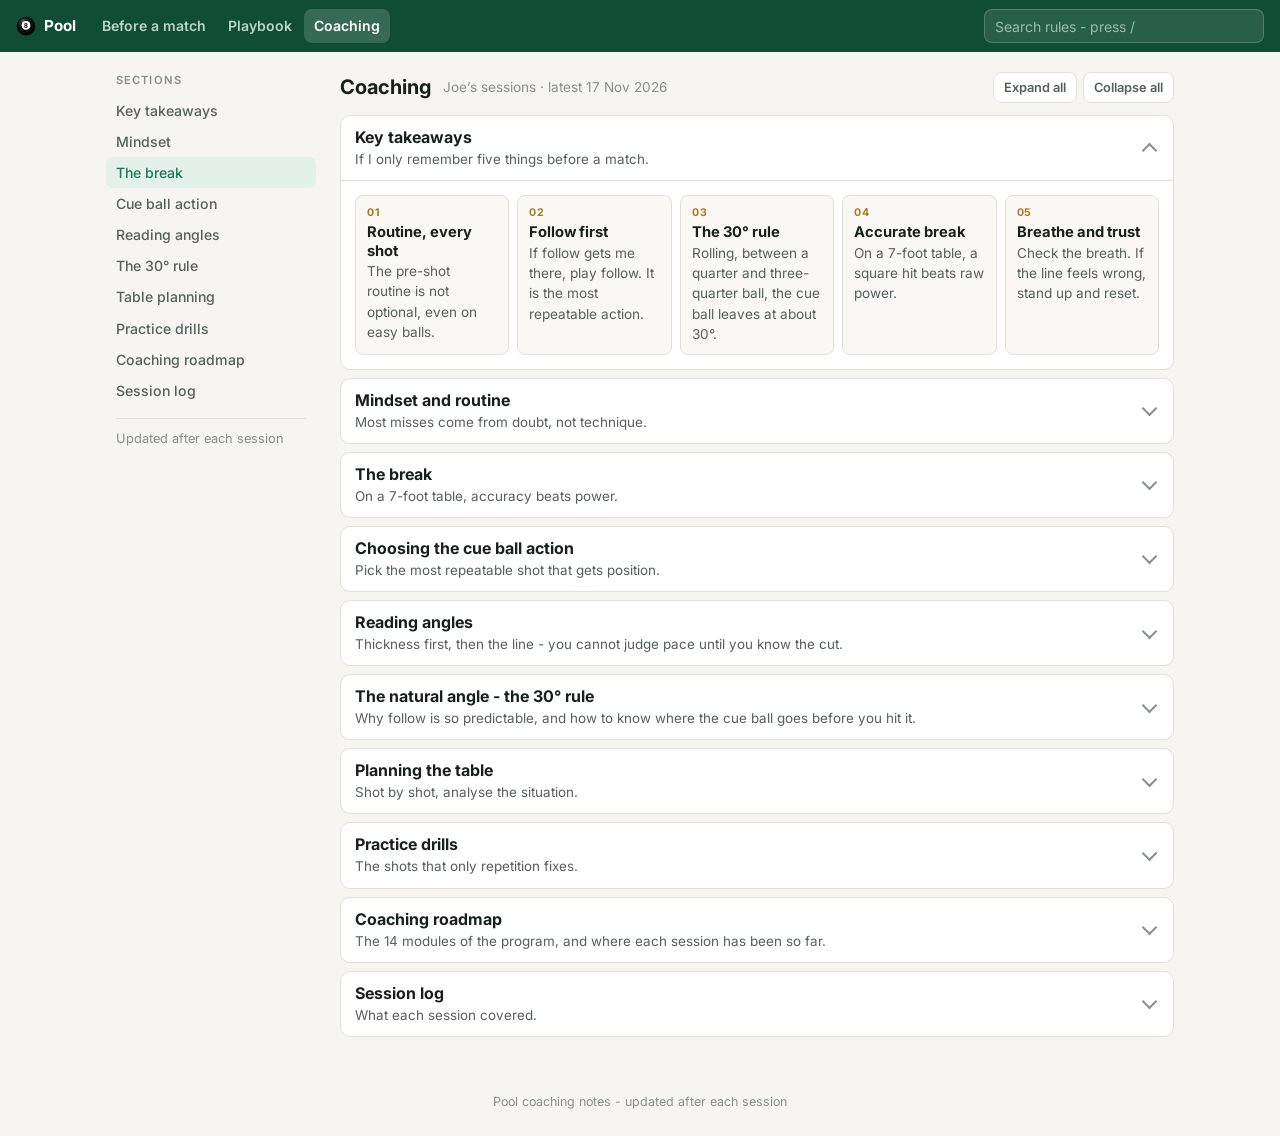
<file: index.html>
<!doctype html>
<html lang="en-AU">
<head>
<meta charset="utf-8">
<meta name="viewport" content="width=device-width, initial-scale=1">
<title>Pool Coaching Notes</title>
<meta name="description" content="Rules, tips and principles from my pool coaching sessions.">
<link rel="icon" type="image/svg+xml" href="favicon.svg">
<link rel="preconnect" href="https://fonts.googleapis.com">
<link rel="preconnect" href="https://fonts.gstatic.com" crossorigin>
<link href="https://fonts.googleapis.com/css2?family=Inter:wght@400;500;600;700;800&display=swap" rel="stylesheet">
<link rel="stylesheet" href="site.css?v=3">
</head>
<body data-page="coaching">

<header class="topbar"></header>

<div class="layout">
  <nav class="toc" aria-label="Sections">
    <div class="label">Sections</div>
    <ol>
      <li><a href="#takeaways">Key takeaways</a></li>
      <li><a href="#mindset">Mindset</a></li>
      <li><a href="#break">The break</a></li>
      <li><a href="#action">Cue ball action</a></li>
      <li><a href="#angles">Reading angles</a></li>
      <li><a href="#natural">The 30&deg; rule</a></li>
      <li><a href="#planning">Table planning</a></li>
      <li><a href="#drills">Practice drills</a></li>
      <li><a href="#roadmap">Coaching roadmap</a></li>
      <li><a href="#sessions">Session log</a></li>
    </ol>
    <div class="aside">Updated after each session</div>
  </nav>

  <main class="content">
    <div class="pagehead"><h1>Coaching</h1><span class="meta">Joe&rsquo;s sessions &middot; latest 17 Nov 2026</span><span class="tools"><button class="tool" type="button" data-expand="all">Expand all</button><button class="tool" type="button" data-expand="none">Collapse all</button></span></div>

    <details class="sec" id="takeaways" open>
      <summary><h2>Key takeaways</h2><span class="sum">If I only remember five things before a match.</span></summary>
      <div class="sec-body">
      <div class="takeaways">
        <div class="takeaway"><div class="k">01</div><h3>Routine, every shot</h3><p>The pre-shot routine is not optional, even on easy balls.</p></div>
        <div class="takeaway"><div class="k">02</div><h3>Follow first</h3><p>If follow gets me there, play follow. It is the most repeatable action.</p></div>
        <div class="takeaway"><div class="k">03</div><h3>The 30&deg; rule</h3><p>Rolling, between a quarter and three-quarter ball, the cue ball leaves at about 30&deg;.</p></div>
        <div class="takeaway"><div class="k">04</div><h3>Accurate break</h3><p>On a 7-foot table, a square hit beats raw power.</p></div>
        <div class="takeaway"><div class="k">05</div><h3>Breathe and trust</h3><p>Check the breath. If the line feels wrong, stand up and reset.</p></div>
      </div>
      </div>
    </details>

    <details class="sec" id="mindset">
      <summary><h2>Mindset and routine</h2><span class="sum">Most misses come from doubt, not technique.</span></summary>
      <div class="sec-body">
      <div class="split">
        <div class="panel do"><div class="label">In practice</div><p>Tune the stroke. Work on the elbow, the stance and the bridge. Try the theoretically better way.</p></div>
        <div class="panel dont"><div class="label">In a match</div><p>Run the program. Do what feels comfortable on the day - forcing changes means playing badly and getting frustrated.</p></div>
      </div>
      <div class="principles">
        <div class="principle"><div><h3>Comfort shifts as you practise</h3><p>What feels natural now is not what felt natural two weeks or three months ago. Let it evolve - it is meant to.</p></div></div>
        <div class="principle"><div><h3>Pre-shot routine on every shot</h3><p>Mental and physical preparation, every time. It is the first thing to slip, so guard it.</p></div></div>
        <div class="principle"><div><h3>It is certainty, not mechanics</h3><p>When confident, the stroke happens naturally. After a bad run, doubt makes me misread angles I would normally see.</p></div></div>
        <div class="principle"><div><h3>Trust the line</h3><p>Adjusting the aim once down on the shot is a trust problem. If it feels wrong, stand up and get down again.</p></div></div>
        <div class="principle"><div><h3>Check the breath</h3><p>Slowing the breath before the shot changed everything.</p></div></div>
        <div class="principle"><div><h3>Stepping in mindfully works <span class="new-chip">17 Nov</span></h3><p>Taking my time, looking around the table and breathing before I step in. At the tournament I missed less overall.</p></div></div>
        <div class="principle"><div><h3>The order for a positional shot <span class="new-chip">17 Nov</span></h3><p>Set up your point, find the line, think about tip position, then take it down: tip position, line, strength, and send the cue ball towards it.</p></div></div>
      </div>
      <blockquote class="quote">When you're practising, you're tuning. When you're playing, you just run the program.<cite>From the 30 Oct session</cite></blockquote>
      </div>
    </details>

    <details class="sec" id="break">
      <summary><h2>The break</h2><span class="sum">On a 7-foot table, accuracy beats power.</span></summary>
      <div class="sec-body">
      <div class="principles">
        <div class="principle"><div><h3>Accuracy over power</h3><p>A 9-foot table needs power; a 7-foot table does not. An accurate break is usually already very good.</p></div></div>
        <div class="principle"><div><h3>Hit the cue ball square</h3><p>My breaks were drifting off to the right. The later ones were much more square.</p></div></div>
        <div class="principle"><div><h3>Not too low</h3><p>If the cue ball draws back off the rack, the strike was below centre.</p></div></div>
        <div class="principle"><div><h3>Find your own power source</h3><p>Some players use the wrist - it works if it is yours. An open bridge on the break is fine. Line up carefully, then focus on the action, not changes.</p></div></div>
        <div class="principle"><div><h3>Straight-stroke check</h3><p>After the follow-through, notice which part of the hand touches the table. Landing on the same spot each time means the stroke stayed straight.</p></div></div>
        <div class="principle"><div><h3>Progress: definitely better <span class="new-chip">17 Nov</span></h3><p>A good break, with a pop, a ball down and the white in the centre, about half the time. Joe: &ldquo;at least fifty percent.&rdquo; My full break routine is on <a href="playbook.html#break">Playbook</a>.</p></div></div>
      </div>
      </div>
    </details>

    <details class="sec" id="action">
      <summary><h2>Choosing the cue ball action</h2><span class="sum">Pick the most repeatable shot that gets position.</span></summary>
      <div class="sec-body">
      <div class="ladder">
        <div class="rung first"><div class="rank">1st choice</div><b>Follow</b><span>Most repeatable</span><div class="bar"><i style="width:100%"></i></div></div>
        <div class="rung"><div class="rank">2nd</div><b>Stun</b><span>Easier than draw</span><div class="bar"><i style="width:66%"></i></div></div>
        <div class="rung"><div class="rank">3rd</div><b>Draw</b><span>Hardest to control</span><div class="bar"><i style="width:33%"></i></div></div>
      </div>
      <div class="principles">
        <div class="principle"><div><h3>Avoid in-between shots</h3><p>A half stop, half follow is hard to repeat on the same line. Commit to one action.</p></div></div>
        <div class="principle"><div><h3>Choose for your own strengths</h3><p>Good at draw: a smooth one-rail draw. Not: follow with a little side and play the short side. It looks odd but it is a sound shot.</p></div></div>
        <div class="principle"><div><h3>Side as insurance</h3><p>A touch of side - for example draw with a bit of right - still gets position if the main action comes up short.</p></div></div>
        <div class="principle"><div><h3>The soft stop</h3><p>Tip a bit lower and hit softer, so the cue ball still slides. It is pace plus feel, and only repetition teaches it.</p></div></div>
        <div class="principle"><div><h3>Topspin adds speed</h3><p>A rolling cue ball keeps accelerating after contact, so follow needs less cue speed than you think.</p></div></div>
        <div class="principle"><div><h3>When stun will not get there <span class="new-chip">17 Nov</span></h3><p>Stun has been my default for years. On some shots it cannot get position. Pick follow, with the tip one below maximum rather than full, instead of forcing the stun.</p></div></div>
        <div class="principle"><div><h3>Check the follow path for a scratch <span class="new-chip">17 Nov</span></h3><p>On a follow shot, trace the cue ball to the rail. On 17 Nov it ran very close to the corner pocket.</p></div></div>
        <div class="principle"><div><h3>Draw comes from the tip, not power <span class="new-chip">17 Nov</span></h3><p>Wanted the same draw with less power? Hit lower and on the right spot. Longer distances need both.</p></div></div>
      </div>
      <blockquote class="quote">If I can get on the shot with follow, I follow. Every time.<cite>From the 30 Oct session</cite></blockquote>
      </div>
    </details>

    <details class="sec" id="angles">
      <summary><h2>Reading angles</h2><span class="sum">Thickness first, then the line - you cannot judge pace until you know the cut.</span></summary>
      <div class="sec-body">
      <div class="angles">
        <div class="angle">
          <svg viewBox="0 0 120 60"><circle class="ob" cx="60" cy="30" r="22"/><circle class="cb" cx="60" cy="30" r="22"/></svg>
          <b>Full ball</b><span>Cut 0&deg; &middot; follow 0&deg;</span>
        </div>
        <div class="angle">
          <svg viewBox="0 0 120 60"><circle class="ob" cx="60" cy="30" r="22"/><circle class="cb" cx="49" cy="30" r="22"/></svg>
          <b>Three-quarter</b><span>Cut 15&deg; &middot; follow ~28&deg;</span>
        </div>
        <div class="angle">
          <svg viewBox="0 0 120 60"><circle class="ob" cx="60" cy="30" r="22"/><circle class="cb" cx="38" cy="30" r="22"/></svg>
          <b>Half ball</b><span>Cut 30&deg; &middot; follow ~34&deg;</span>
        </div>
        <div class="angle">
          <svg viewBox="0 0 120 60"><circle class="ob" cx="70" cy="30" r="22"/><circle class="cb" cx="37" cy="30" r="22"/></svg>
          <b>Quarter ball</b><span>Cut 49&deg; &middot; follow ~27&deg;</span>
        </div>
      </div>
      <p class="note">Gold is the object ball; the dashed ring is where the cue ball overlaps it when you aim. &ldquo;Cut&rdquo; is where the object ball goes; &ldquo;follow&rdquo; is where a rolling cue ball goes - see <a href="#natural">the 30&deg; rule</a>.</p>
      <div class="principles">
        <div class="principle"><div><h3>Use the tangent line</h3><p>A stun shot sends the cue ball off at 90&deg; to the object ball's path. A rolling ball follows the natural angle forward from there.</p></div></div>
        <div class="principle"><div><h3>Near-straight shots need more pace</h3><p>A 5&deg; cut is almost straight, so the cue ball barely moves. Cheat the pocket slightly or hit firmer than feels natural.</p></div></div>
        <div class="principle"><div><h3>Close to the pocket, pot precisely</h3><p>Entering on the left or right side of the pocket can change the cue ball's path by around 10&deg;. Pick the side, then hit it.</p></div></div>
        <div class="principle"><div><h3>Thin cuts are a different shot <span class="new-chip">17 Nov</span></h3><p>A quarter-to-a-third-ball cut is very different from three-quarter, even when it looks similar. Being closer does not make it the same shot. Identify the angle properly, especially on your last ball and at distance.</p></div></div>
        <div class="principle"><div><h3>Know, do not guess</h3><p>Learn what the rails and side actually do. Players who guess are unreliable; players who know what the cue ball will do clear frames consistently.</p></div></div>
      </div>
      <blockquote class="quote">When you know exactly what's going to happen, that's when you start winning frames consistently.<cite>From the 30 Oct session</cite></blockquote>
      </div>
    </details>

    <details class="sec" id="natural">
      <summary><h2>The natural angle - the 30&deg; rule</h2><span class="sum">Why follow is so predictable, and how to know where the cue ball goes before you hit it.</span></summary>
      <div class="sec-body">

      <p class="prose">Joe calls it the <strong>natural angle</strong> or the <strong>natural line</strong> - &ldquo;follow where you predict the cue ball is going.&rdquo; Its textbook name is the <strong>30&deg; rule</strong>. Its partner for stun shots is the <strong>90&deg; rule</strong>, or the tangent line.</p>

      <div class="rule-card">
        <div class="rule-num">30&deg;</div>
        <div>
          <h3>The rule</h3>
          <p>When the cue ball is <strong>rolling</strong> at contact and you hit anywhere between a <strong>quarter ball and a three-quarter ball</strong>, the cue ball leaves the object ball at roughly <strong>30&deg; from the line you aimed along</strong> - somewhere between about 27&deg; and 34&deg;.</p>
        </div>
      </div>

      <h3 class="sub">One rule covers most shots</h3>
      <p class="prose">Most cuts in a match fall between a quarter and three-quarter ball. Across that whole range the cue ball's angle barely changes, so a small error in thickness still sends the cue ball almost exactly where you planned. That is the &ldquo;wide margin of error&rdquo;, and it is the real reason follow is the first choice.</p>

      <figure class="chart">
        <svg viewBox="0 0 500 290" role="img" aria-label="Cue ball deflection angle for a rolling cue ball against ball-hit fraction: it stays near 30 degrees between a quarter and three-quarter ball, peaking at about 34 degrees near a half-ball hit.">
          <rect class="band" x="160" y="20" width="200" height="200"/>
          <g class="grid">
            <line x1="60" y1="170" x2="460" y2="170"/><line x1="60" y1="120" x2="460" y2="120"/><line x1="60" y1="20" x2="460" y2="20"/>
            <line class="thirty" x1="60" y1="70" x2="460" y2="70"/>
          </g>
          <g class="axis">
            <line x1="60" y1="220" x2="460" y2="220"/><line x1="60" y1="20" x2="60" y2="220"/>
          </g>
          <g class="ticks">
            <text x="50" y="224">0&deg;</text><text x="50" y="174">10&deg;</text><text x="50" y="124">20&deg;</text><text x="50" y="74" class="strong">30&deg;</text><text x="50" y="24">40&deg;</text>
          </g>
          <g class="xticks">
            <text x="60" y="242">thin</text><text x="160" y="242">&frac14;</text><text x="260" y="242" class="strong">&frac12;</text><text x="360" y="242">&frac34;</text><text x="460" y="242">full</text>
          </g>
          <text class="axis-title" x="260" y="270">Ball-hit fraction</text>
          <text class="band-label" x="260" y="196">wide margin of error</text>
          <path class="curve" d="M60.0 220.0 L64.0 191.1 L68.0 179.2 L72.0 170.1 L76.0 162.5 L80.0 155.9 L84.0 149.9 L88.0 144.4 L92.0 139.3 L96.0 134.6 L100.0 130.2 L104.0 126.0 L108.0 122.0 L112.0 118.3 L116.0 114.7 L120.0 111.3 L124.0 108.0 L128.0 104.8 L132.0 101.8 L136.0 98.9 L140.0 96.1 L144.0 93.4 L148.0 90.9 L152.0 88.4 L156.0 86.0 L160.0 83.7 L164.0 81.4 L168.0 79.3 L172.0 77.3 L176.0 75.3 L180.0 73.4 L184.0 71.6 L188.0 69.8 L192.0 68.2 L196.0 66.6 L200.0 65.1 L204.0 63.6 L208.0 62.3 L212.0 61.0 L216.0 59.8 L220.0 58.6 L224.0 57.6 L228.0 56.6 L232.0 55.7 L236.0 54.8 L240.0 54.1 L244.0 53.4 L248.0 52.9 L252.0 52.4 L256.0 52.0 L260.0 51.6 L264.0 51.4 L268.0 51.3 L272.0 51.3 L276.0 51.3 L280.0 51.5 L284.0 51.8 L288.0 52.1 L292.0 52.6 L296.0 53.2 L300.0 53.9 L304.0 54.8 L308.0 55.8 L312.0 56.9 L316.0 58.1 L320.0 59.5 L324.0 61.0 L328.0 62.6 L332.0 64.5 L336.0 66.4 L340.0 68.6 L344.0 70.9 L348.0 73.3 L352.0 76.0 L356.0 78.8 L360.0 81.9 L364.0 85.1 L368.0 88.5 L372.0 92.1 L376.0 95.9 L380.0 100.0 L384.0 104.2 L388.0 108.7 L392.0 113.3 L396.0 118.2 L400.0 123.3 L404.0 128.6 L408.0 134.1 L412.0 139.8 L416.0 145.7 L420.0 151.8 L424.0 158.1 L428.0 164.5 L432.0 171.1 L436.0 177.8 L440.0 184.6 L444.0 191.6 L448.0 198.6 L452.0 205.7 L456.0 212.8 L460.0 220.0"/>
          <g class="pts">
            <circle cx="160" cy="83.7" r="5"/><circle cx="260" cy="51.6" r="5"/><circle cx="360" cy="81.9" r="5"/>
          </g>
          <g class="pt-labels">
            <text x="160" y="72">27&deg;</text><text x="260" y="40">34&deg;</text><text x="360" y="70">28&deg;</text>
          </g>
          <text class="y-title" transform="translate(16 120) rotate(-90)">Cue ball angle off the aim line</text>
        </svg>
        <figcaption>Rolling cue ball. The curve is the standard physics result, and it matches what Joe calls on the table.</figcaption>
      </figure>

      <div class="table-wrap">
        <table class="data">
          <thead><tr><th>Ball-hit fraction</th><th>Cut angle (object ball)</th><th>Cue ball with follow</th><th>Joe's call</th></tr></thead>
          <tbody>
            <tr><td>Quarter ball</td><td>49&deg;</td><td>27&deg;</td><td></td></tr>
            <tr><td>One-third ball</td><td>42&deg;</td><td>30&deg;</td><td></td></tr>
            <tr class="hl"><td>Half ball</td><td>30&deg;</td><td>34&deg; (the peak)</td><td>&ldquo;about 35&rdquo;</td></tr>
            <tr><td>Two-thirds ball</td><td>20&deg;</td><td>32&deg;</td><td>&ldquo;two-thirds, 30 degree&rdquo;</td></tr>
            <tr><td>Three-quarter ball</td><td>15&deg;</td><td>28&deg;</td><td>&ldquo;three-quarter, 25&rdquo;</td></tr>
            <tr><td>Seven-eighths ball</td><td>7&deg;</td><td>17&deg;</td><td></td></tr>
            <tr><td>Full ball</td><td>0&deg;</td><td>0&deg; - follows straight through</td><td></td></tr>
          </tbody>
        </table>
      </div>
      <p class="note">There are two different angles here, and they are easy to mix up. The cut angle is where the <em>object</em> ball goes. The 30&deg; rule is about where the <em>cue</em> ball goes.</p>

      <h3 class="sub">Two lines to picture on every shot</h3>
      <div class="split two-lines">
        <figure class="diagram">
          <svg viewBox="0 0 320 320" role="img" aria-label="Half-ball cut: the object ball goes up and right; the stun cue ball leaves along the tangent line at 90 degrees; the rolling cue ball curves onto a line about 30 degrees from the aim line.">
            <line class="aim" x1="200" y1="300" x2="200" y2="40"/>
            <line class="ob-path" x1="216" y1="142" x2="276" y2="38"/>
            <line class="tangent" x1="200" y1="170" x2="61" y2="90"/>
            <path class="roll" d="M200 170 Q172 154 150 120 L95 38"/>
            <circle class="ghost" cx="200" cy="170" r="16"/>
            <circle class="obj" cx="216" cy="142" r="16"/>
            <circle class="cue" cx="200" cy="290" r="16"/>
            <text class="lbl" x="206" y="300" dx="14">Cue ball</text>
            <text class="lbl" x="236" y="150">Object ball</text>
            <text class="lbl obc" x="314" y="22">Object ball path</text>
            <text class="lbl tc" x="20" y="84">Stun - 90&deg;</text>
            <text class="lbl rc" x="8" y="22">Follow - about 30&deg;</text>
            <text class="lbl muted" x="206" y="230">Aim line</text>
          </svg>
        </figure>
        <div class="panel">
          <div class="label">Stun - the 90&deg; rule</div>
          <p>A cue ball that is sliding at contact leaves along the <strong>tangent line</strong>, square to the object ball's path. Joe: &ldquo;Stun, 90 degree off the tangent line.&rdquo;</p>
          <div class="label" style="margin-top:14px">Follow - the 30&deg; rule</div>
          <p>A rolling cue ball starts along the tangent line, then the topspin bends it forward onto the <strong>natural angle</strong>, about 30&deg; from the aim line.</p>
          <div class="label" style="margin-top:14px">In between</div>
          <p>Anything between a stun and full roll lands somewhere between the two lines. That is the in-between shot Joe says to avoid, because it is hard to repeat.</p>
        </div>
      </div>

      <h3 class="sub">How to use it at the table</h3>
      <ol class="steps">
        <li><b>Read the thickness.</b> Quarter, half, three-quarter? If it is between a quarter and three-quarter, the rule applies.</li>
        <li><b>Make it roll.</b> Hit above centre so the cue ball is rolling, not sliding, when it arrives.</li>
        <li><b>Use the V.</b> Make a peace sign. Point one finger down the aim line through the ghost ball; the other finger shows the cue ball's path, about 30&deg; off it.</li>
        <li><b>Follow the line to the rail.</b> Check where it lands for the next ball, and what it could clip or scratch into on the way. It takes the same angle off the rail.</li>
        <li><b>Commit.</b> You know where it goes, so play it - do not guess.</li>
      </ol>

      <h3 class="sub">Where the rule bends</h3>
      <div class="principles">
        <div class="principle"><div><h3>It must be rolling</h3><p>On a short shot hit at centre ball, the cue ball is still sliding at contact and behaves like a stun. Go a little higher.</p></div></div>
        <div class="principle"><div><h3>Outside the band it drops fast</h3><p>Thinner than a quarter or fuller than three-quarter, the angle shrinks quickly. A near-full hit follows almost straight through, which is why the 5&deg; shot needed more pace.</p></div></div>
        <div class="principle"><div><h3>Speed changes the shape, not the angle</h3><p>A firm shot runs further along the tangent line before it bends; a soft one bends almost at once. The final angle is the same, but on a crowded table the pace decides whether you clip a ball on the way.</p></div></div>
        <div class="principle"><div><h3>Side shows up at the rail</h3><p>Side barely changes the path to the first rail. It changes what happens after - which is why a touch of side works as insurance.</p></div></div>
      </div>
      <blockquote class="quote">Follow the natural line. Follow where you predict the cue ball is going.<cite>From the 30 Oct session</cite></blockquote>
      </div>
    </details>

    <details class="sec" id="planning">
      <summary><h2>Planning the table</h2><span class="sum">Shot by shot, analyse the situation.</span></summary>
      <div class="sec-body">
      <div class="principles">
        <div class="principle"><div><h3>Explore options in order</h3><p>Follow, then draw, then stop - and the in-between shot only if nothing else works.</p></div></div>
        <div class="principle"><div><h3>Play for the natural angle</h3><p>Leave a natural angle on the next ball so I can follow through and remove problem balls on the way.</p></div></div>
        <div class="principle"><div><h3>When unsure, err long</h3><p>Too much leaves a longer shot. Too little gets me stuck behind a ball, which is far worse.</p></div></div>
        <div class="principle"><div><h3>Deal with problem balls early</h3><p>Clear them while the table is open. Take the trickiest ball when it is convenient, and do not play into clusters that push balls into bad spots.</p></div></div>
        <div class="principle"><div><h3>The black still needs cue ball thought</h3><p>A scratch on the black loses the frame. Rolling the cue ball guarantees no scratch; a stun can scratch.</p></div></div>
        <div class="principle"><div><h3>English bridge at an angle</h3><p>Far more stable than a makeshift bridge on awkward shots.</p></div></div>
        <div class="principle"><div><h3>Problem ball: solve it on the way, or solve it first <span class="new-chip">17 Nov</span></h3><p>Look at the problem ball. Can you get onto it easily by solving something else? If not, deal with it first.</p></div></div>
        <div class="principle"><div><h3>Free a ball with your safety <span class="new-chip">17 Nov</span></h3><p>When you cannot get to the problem ball, play the shot that frees it and leaves them safe.</p></div></div>
        <div class="principle"><div><h3>Does the other ball still have a pocket? <span class="new-chip">17 Nov</span></h3><p>Before playing a route that moves another ball, check where that ball goes.</p></div></div>
        <div class="principle"><div><h3>Plan which side of the table you finish on <span class="new-chip">17 Nov</span></h3><p>You need a ball that brings you back to the side of the table you need next.</p></div></div>
        <div class="principle"><div><h3>Pace on a hard pot <span class="new-chip">17 Nov</span></h3><p>Still think about where the cue ball goes, roughly which diamond. On the combo I needed double, even triple, the cue ball speed. When you must miss a ball on the way, you cannot cheat the pocket.</p></div></div>
        <div class="principle"><div><h3>Choose a route nobody can call a foul on <span class="new-chip">17 Nov</span></h3><p>If a hit could be disputed, play it from an angle where it is clearly legal. Raise rule questions, like dress code, before the match.</p></div></div>
      </div>
      </div>
    </details>

    <details class="sec" id="drills">
      <summary><h2>Practice drills</h2><span class="sum">The shots that only repetition fixes.</span></summary>
      <div class="sec-body">
      <div class="drills">
        <div class="drill"><span class="tag">Pace and feel</span><h3>Soft stop</h3><p>Same pot, vary the pace. Tip a little lower, hit softer, and keep the cue ball sliding.</p></div>
        <div class="drill"><span class="tag">Control</span><h3>One-rail draw</h3><p>Smooth draw back off one rail at controlled pace, landing in the same zone each time.</p></div>
        <div class="drill"><span class="tag">Side</span><h3>Follow with side</h3><p>Near-maximum side off the first rail - learn how much side sends the cue ball where.</p></div>
        <div class="drill"><span class="tag">Break</span><h3>Square break</h3><p>Centre-ball, square hit, no extra power. Check the cue ball does not draw back.</p></div>
        <div class="drill"><span class="tag">Control</span><span class="new-chip">17 Nov</span><h3>Stun vs follow</h3><p>Same shot, stun then follow. Note where the cue ball finishes each time, and when stun cannot get there.</p></div>
        <div class="drill"><span class="tag">Draw</span><span class="new-chip">17 Nov</span><h3>Draw with the tip</h3><p>Get more draw by hitting lower, not harder. Increase the distance as it gets reliable.</p></div>
        <div class="drill"><span class="tag">Angles</span><span class="new-chip">17 Nov</span><h3>Thin cuts at distance</h3><p>Quarter-to-a-third-ball cuts from longer range. Call the thickness out loud before you get down.</p></div>
        <div class="drill"><span class="tag">Pace</span><span class="new-chip">17 Nov</span><h3>Combos with pace</h3><p>Combination shots at double the pace that feels natural.</p></div>
      </div>
      </div>
    </details>

    <details class="sec" id="roadmap">
      <summary><h2>Coaching roadmap</h2><span class="sum">The 14 modules of the program, and where each session has been so far.</span></summary>
      <div class="sec-body">
      <div class="legend"><span class="chip covered">Covered</span><span class="chip touched">Touched on</span><span class="chip ahead">Coming up</span></div>
      <ol class="roadmap">
        <li class="ahead"><span class="rn">1</span><div><h3>Goal setting and general discussion</h3></div><span class="chip ahead">Coming up</span></li>
        <li class="ahead"><span class="rn">2</span><div><h3>Initial skill assessment</h3></div><span class="chip ahead">Coming up</span></li>
        <li class="touched"><span class="rn">3</span><div><h3>Fundamentals</h3><p>Foot placement, vision centre, aiming, bridge, grip, eye pattern, cue delivery</p></div><span class="chip touched">Touched on</span></li>
        <li class="covered"><span class="rn">4</span><div><h3>Basic physics of the cue ball</h3><p>Tangent line, natural angle, effect of tip position and speed - <a href="#natural">see the explainer</a></p></div><span class="chip covered">Covered</span></li>
        <li class="touched"><span class="rn">5</span><div><h3>Adding side spin</h3><p>Deflection and swerve</p></div><span class="chip touched">Touched on</span></li>
        <li class="touched"><span class="rn">6</span><div><h3>Other important shots</h3><p>Long pot, combo, throw, drag, cue ball on the rail, carom, masse</p></div><span class="chip touched">Touched on</span></li>
        <li class="ahead"><span class="rn">7</span><div><h3>Bank shots</h3></div><span class="chip ahead">Coming up</span></li>
        <li class="ahead"><span class="rn">8</span><div><h3>Kicking</h3><p>Diamond system</p></div><span class="chip ahead">Coming up</span></li>
        <li class="touched"><span class="rn">9</span><div><h3>Safety</h3><p>Principle and execution. My own safety thinking is on <a href="playbook.html#safety">Playbook</a></p></div><span class="chip touched">Touched on</span></li>
        <li class="ahead"><span class="rn">10</span><div><h3>Jump shots</h3></div><span class="chip ahead">Coming up</span></li>
        <li class="touched"><span class="rn">11</span><div><h3>Breaks</h3><p>9-ball break box and 10-ball</p></div><span class="chip touched">Touched on</span></li>
        <li class="covered"><span class="rn">12</span><div><h3>Running racks</h3><p>Analysing, positional play, shot selection, solving clusters</p></div><span class="chip covered">Covered</span></li>
        <li class="touched"><span class="rn">13</span><div><h3>Competition mindset and mental model</h3></div><span class="chip touched">Touched on</span></li>
        <li class="ahead"><span class="rn">14</span><div><h3>Final skill assessment</h3></div><span class="chip ahead">Coming up</span></li>
      </ol>
      </div>
    </details>

    <details class="sec" id="sessions">
      <summary><h2>Session log</h2><span class="sum">What each session covered.</span></summary>
      <div class="sec-body">
      <ul class="sessions">
        <li><time datetime="2026-11-17">17 Nov 2026</time><div><h3>Tournament debrief and problem balls</h3><p>About 80 minutes. Break progress, stepping in mindfully, problem balls and freeing them with safeties, stun vs follow, scratch checks, draw from tip position, thin cuts, combo pace.</p></div></li>
        <li><time datetime="2026-10-30">30 Oct 2026</time><div><h3>Cue ball control and table strategy</h3><p>90 minutes. Break accuracy, choosing follow over draw, reading thickness and angles, planning a run-out shot by shot.</p></div></li>
      </ul>
      </div>
    </details>

  </main>
</div>

<footer>Pool coaching notes - updated after each session</footer>

<script src="app.js?v=3"></script>
</body>
</html>
</file>
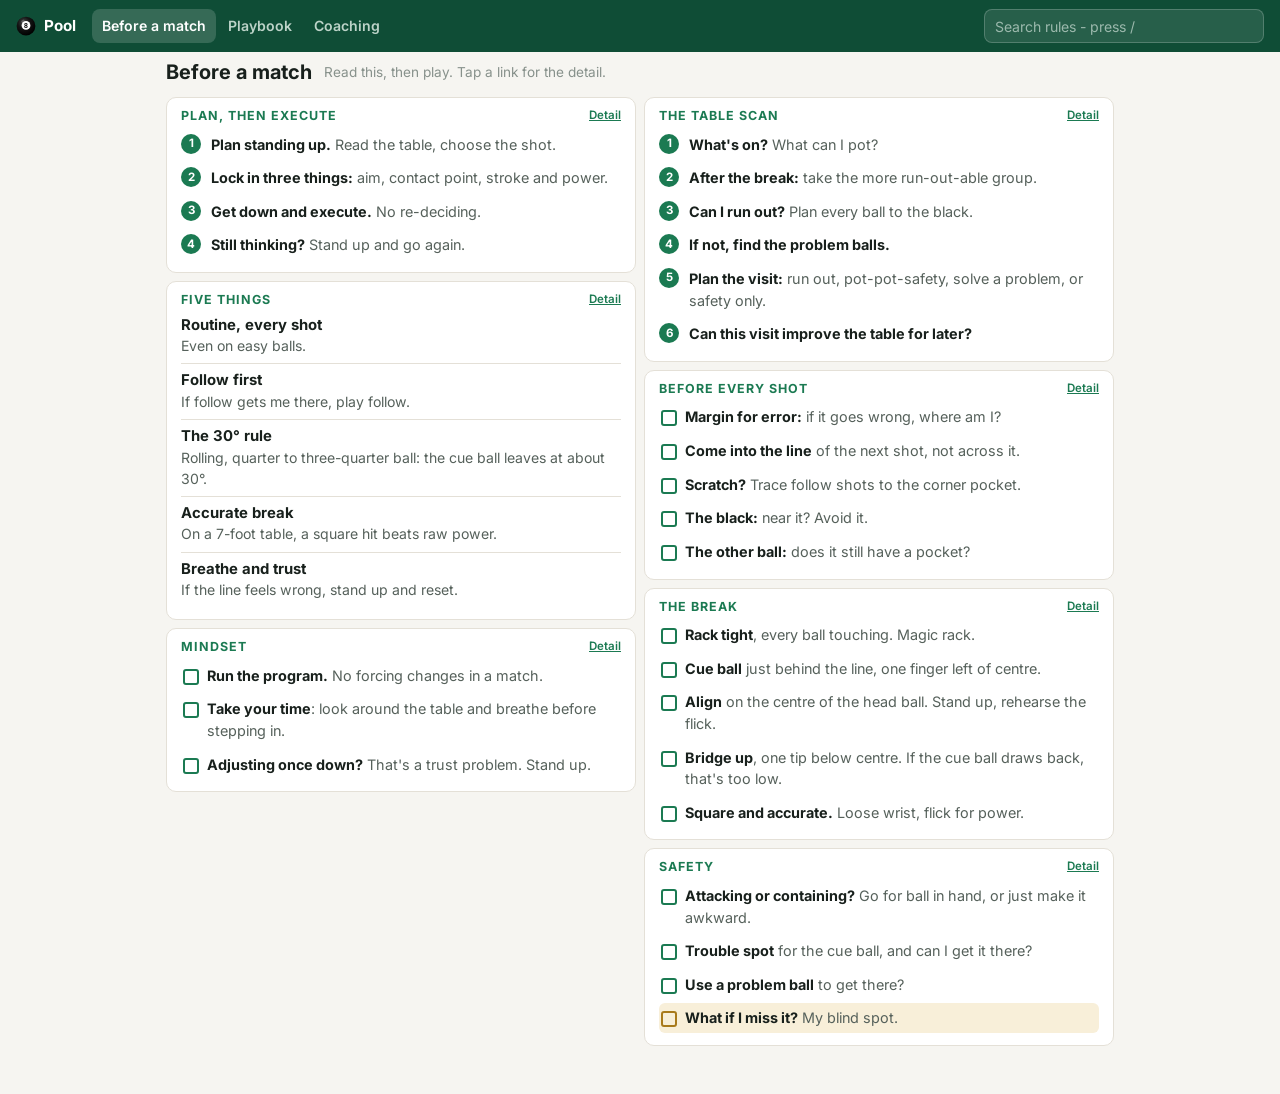
<file: match.html>
<!doctype html>
<html lang="en-AU">
<head>
<meta charset="utf-8">
<meta name="viewport" content="width=device-width, initial-scale=1, viewport-fit=cover">
<title>Before a Match</title>
<meta name="description" content="One screen to read before I play: takeaways, plan then execute, the table scan, shot checks, the break and safety.">
<link rel="icon" type="image/svg+xml" href="favicon.svg">
<link rel="preconnect" href="https://fonts.googleapis.com">
<link rel="preconnect" href="https://fonts.gstatic.com" crossorigin>
<link href="https://fonts.googleapis.com/css2?family=Inter:wght@400;500;600;700;800&display=swap" rel="stylesheet">
<link rel="stylesheet" href="site.css?v=3">
</head>
<body data-page="match">
<header class="topbar"></header>

<main class="match-layout">
  <div class="pagehead"><h1>Before a match</h1><span class="meta">Read this, then play. Tap a link for the detail.</span></div>

  <div class="match-grid">
    <div class="col">
      <section class="card">
        <h2>Plan, then execute <a href="playbook.html#phases">Detail</a></h2>
        <ol class="steps">
          <li><b>Plan standing up.</b> Read the table, choose the shot.</li>
          <li><b>Lock in three things:</b> aim, contact point, stroke and power.</li>
          <li><b>Get down and execute.</b> No re-deciding.</li>
          <li><b>Still thinking?</b> Stand up and go again.</li>
        </ol>
      </section>

      <section class="card">
        <h2>Five things <a href="./#takeaways">Detail</a></h2>
        <div class="principles">
          <div class="principle"><h3>Routine, every shot</h3><p>Even on easy balls.</p></div>
          <div class="principle"><h3>Follow first</h3><p>If follow gets me there, play follow.</p></div>
          <div class="principle"><h3>The 30&deg; rule</h3><p>Rolling, quarter to three-quarter ball: the cue ball leaves at about 30&deg;.</p></div>
          <div class="principle"><h3>Accurate break</h3><p>On a 7-foot table, a square hit beats raw power.</p></div>
          <div class="principle"><h3>Breathe and trust</h3><p>If the line feels wrong, stand up and reset.</p></div>
        </div>
      </section>

      <section class="card">
        <h2>Mindset <a href="./#mindset">Detail</a></h2>
        <ul class="checks">
          <li><b>Run the program.</b> No forcing changes in a match.</li>
          <li><b>Take your time</b>: look around the table and breathe before stepping in.</li>
          <li><b>Adjusting once down?</b> That's a trust problem. Stand up.</li>
        </ul>
      </section>
    </div>

    <div class="col">
      <section class="card">
        <h2>The table scan <a href="playbook.html#scan">Detail</a></h2>
        <ol class="steps">
          <li><b>What's on?</b> What can I pot?</li>
          <li><b>After the break:</b> take the more run-out-able group.</li>
          <li><b>Can I run out?</b> Plan every ball to the black.</li>
          <li><b>If not, find the problem balls.</b></li>
          <li><b>Plan the visit:</b> run out, pot-pot-safety, solve a problem, or safety only.</li>
          <li><b>Can this visit improve the table for later?</b></li>
        </ol>
      </section>

      <section class="card">
        <h2>Before every shot <a href="playbook.html#risk">Detail</a></h2>
        <ul class="checks">
          <li><b>Margin for error:</b> if it goes wrong, where am I?</li>
          <li><b>Come into the line</b> of the next shot, not across it.</li>
          <li><b>Scratch?</b> Trace follow shots to the corner pocket.</li>
          <li><b>The black:</b> near it? Avoid it.</li>
          <li><b>The other ball:</b> does it still have a pocket?</li>
        </ul>
      </section>

      <section class="card">
        <h2>The break <a href="playbook.html#break">Detail</a></h2>
        <ul class="checks">
          <li><b>Rack tight</b>, every ball touching. Magic rack.</li>
          <li><b>Cue ball</b> just behind the line, one finger left of centre.</li>
          <li><b>Align</b> on the centre of the head ball. Stand up, rehearse the flick.</li>
          <li><b>Bridge up</b>, one tip below centre. If the cue ball draws back, that's too low.</li>
          <li><b>Square and accurate.</b> Loose wrist, flick for power.</li>
        </ul>
      </section>

      <section class="card">
        <h2>Safety <a href="playbook.html#safety">Detail</a></h2>
        <ul class="checks">
          <li><b>Attacking or containing?</b> Go for ball in hand, or just make it awkward.</li>
          <li><b>Trouble spot</b> for the cue ball, and can I get it there?</li>
          <li><b>Use a problem ball</b> to get there?</li>
          <li class="blind"><b>What if I miss it?</b> My blind spot.</li>
        </ul>
      </section>
    </div>
  </div>
</main>

<script src="app.js?v=3"></script>
</body>
</html>
</file>
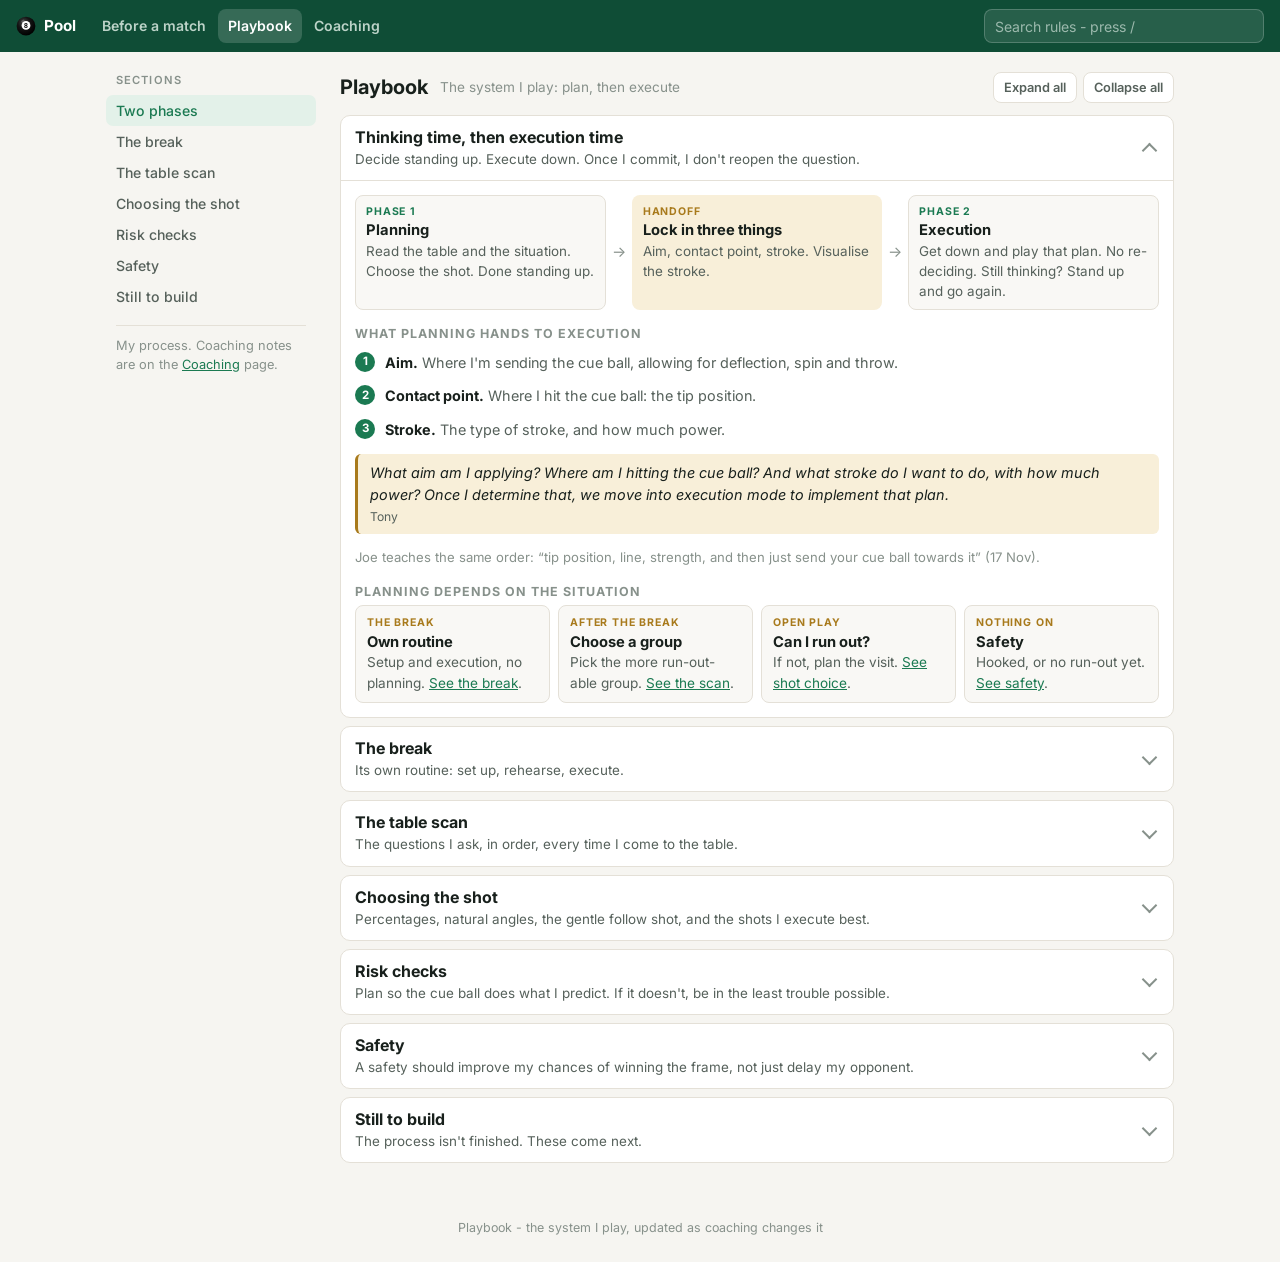
<file: playbook.html>
<!doctype html>
<html lang="en-AU">
<head>
<meta charset="utf-8">
<meta name="viewport" content="width=device-width, initial-scale=1">
<title>Playbook</title>
<meta name="description" content="My own system at the pool table: plan, then execute. The break routine, reading the table, choosing the shot, and safety.">
<link rel="icon" type="image/svg+xml" href="favicon.svg">
<link rel="preconnect" href="https://fonts.googleapis.com">
<link rel="preconnect" href="https://fonts.gstatic.com" crossorigin>
<link href="https://fonts.googleapis.com/css2?family=Inter:wght@400;500;600;700;800&display=swap" rel="stylesheet">
<link rel="stylesheet" href="site.css?v=3">
</head>
<body data-page="playbook">

<header class="topbar"></header>

<div class="layout">
  <nav class="toc" aria-label="Sections">
    <div class="label">Sections</div>
    <ol>
      <li><a href="#phases">Two phases</a></li>
      <li><a href="#break">The break</a></li>
      <li><a href="#scan">The table scan</a></li>
      <li><a href="#selection">Choosing the shot</a></li>
      <li><a href="#risk">Risk checks</a></li>
      <li><a href="#safety">Safety</a></li>
      <li><a href="#next">Still to build</a></li>
    </ol>
    <div class="aside">My process. Coaching notes are on the <a href="./">Coaching</a> page.</div>
  </nav>

  <main class="content">
    <div class="pagehead"><h1>Playbook</h1><span class="meta">The system I play: plan, then execute</span><span class="tools"><button class="tool" type="button" data-expand="all">Expand all</button><button class="tool" type="button" data-expand="none">Collapse all</button></span></div>

    <details class="sec" id="phases" open>
      <summary><h2>Thinking time, then execution time</h2><span class="sum">Decide standing up. Execute down. Once I commit, I don't reopen the question.</span></summary>
      <div class="sec-body">
      <div class="flow">
        <div class="stage"><div class="k">Phase 1</div><h3>Planning</h3><p>Read the table and the situation. Choose the shot. Done standing up.</p></div>
        <div class="arrow" aria-hidden="true">&rarr;</div>
        <div class="stage hand"><div class="k">Handoff</div><h3>Lock in three things</h3><p>Aim, contact point, stroke. Visualise the stroke.</p></div>
        <div class="arrow" aria-hidden="true">&rarr;</div>
        <div class="stage"><div class="k">Phase 2</div><h3>Execution</h3><p>Get down and play that plan. No re-deciding. Still thinking? Stand up and go again.</p></div>
      </div>
      <h3 class="sub">What planning hands to execution</h3>
      <ol class="steps">
        <li><b>Aim.</b> Where I'm sending the cue ball, allowing for deflection, spin and throw.</li>
        <li><b>Contact point.</b> Where I hit the cue ball: the tip position.</li>
        <li><b>Stroke.</b> The type of stroke, and how much power.</li>
      </ol>
      <blockquote class="quote">What aim am I applying? Where am I hitting the cue ball? And what stroke do I want to do, with how much power? Once I determine that, we move into execution mode to implement that plan.<cite>Tony</cite></blockquote>
      <p class="note" style="margin-top:14px">Joe teaches the same order: &ldquo;tip position, line, strength, and then just send your cue ball towards it&rdquo; (17 Nov).</p>
      <h3 class="sub">Planning depends on the situation</h3>
      <div class="takeaways">
        <div class="takeaway"><div class="k">THE BREAK</div><h3>Own routine</h3><p>Setup and execution, no planning. <a href="#break">See the break</a>.</p></div>
        <div class="takeaway"><div class="k">AFTER THE BREAK</div><h3>Choose a group</h3><p>Pick the more run-out-able group. <a href="#scan">See the scan</a>.</p></div>
        <div class="takeaway"><div class="k">OPEN PLAY</div><h3>Can I run out?</h3><p>If not, plan the visit. <a href="#selection">See shot choice</a>.</p></div>
        <div class="takeaway"><div class="k">NOTHING ON</div><h3>Safety</h3><p>Hooked, or no run-out yet. <a href="#safety">See safety</a>.</p></div>
      </div>
      </div>
    </details>

    <details class="sec" id="break">
      <summary><h2>The break</h2><span class="sum">Its own routine: set up, rehearse, execute.</span></summary>
      <div class="sec-body">
      <div class="rule-card">
        <div class="rule-num">6&Prime;</div>
        <div>
          <h3>A perfectly executed break</h3>
          <p>The cue ball <strong>pops about six inches</strong>, the pack <strong>spreads</strong>, the cue ball <strong>finishes centre table</strong>, and <strong>a ball goes down</strong>.</p>
        </div>
      </div>
      <h3 class="sub">Set up</h3>
      <ol class="steps">
        <li><b>Rack tight.</b> Every ball touching. Always use a magic rack.</li>
        <li><b>Spot the cue ball</b> just behind the baulk line, centre, then one finger to the left.</li>
        <li><b>Break cue</b>, chalked.</li>
      </ol>
      <h3 class="sub">Rehearse</h3>
      <ol class="steps" start="4" style="counter-reset: st 3">
        <li><b>Get down and align</b> on the centre of the head ball.</li>
        <li><b>Stand up and rehearse.</b> Practise the wrist flick in the air a couple of times. Feel the cue and visualise the stroke you're committing to.</li>
      </ol>
      <h3 class="sub">Execute</h3>
      <ol class="steps" style="counter-reset: st 5">
        <li><b>Raise the bridge</b> so the cue angles down into the cue ball, one tip below centre.</li>
        <li><b>Bridge long enough</b> to strike through the ball.</li>
        <li><b>Grip far enough back</b> that the pendulum is at the bottom of its swing at contact.</li>
        <li><b>Tip close to the cue ball</b> at address, even with the longer bridge.</li>
        <li><b>Strike:</b> swing the arm down, loose wrist, power from a flick of the wrist. No tension. Hit down into the ball.</li>
      </ol>
      <blockquote class="quote">Swing with a loose wrist, so you're almost throwing the cue but not throwing the cue. A loose grip, and the flick of the wrist is where you get the power.<cite>Tony</cite></blockquote>
      <p class="note" style="margin-top:14px">Progress, 17 Nov: a good break about half the time. Joe's break notes are on the <a href="./#break">Coaching</a> page.</p>
      </div>
    </details>

    <details class="sec" id="scan">
      <summary><h2>The table scan</h2><span class="sum">The questions I ask, in order, every time I come to the table.</span></summary>
      <div class="sec-body">
      <ol class="steps">
        <li><b>What's actually on?</b> What balls can I pot, and what are my options? This comes before anything else.</li>
        <li><b>After the break: which group?</b> The more run-out-able one, with no problems or with problems that are easy to solve.</li>
        <li><b>Can I run out?</b> If yes, plan every shot to the black, now.</li>
        <li><b>If not, why not?</b> If I can't run out, there's a problem on the table. Find the problem balls.</li>
        <li><b>What's my plan for this visit?</b> Run out &middot; pot, pot, safety &middot; solve a problem &middot; safety only.</li>
        <li><b>Can this visit improve the table for later?</b> Or is it damage control with a safety?</li>
      </ol>
      <blockquote class="quote">You come to the table and ask, can I run out? If not, pick a short plan that either solves a problem or sets one up while keeping you safe.</blockquote>
      <h3 class="sub">Problem balls</h3>
      <div class="principles">
        <div class="principle"><div><h3>Which problem first?</h3><p>Ease of access, which ones have something that can cannon onto them, and which ones can be opened up.</p></div></div>
        <div class="principle"><div><h3>Solve problems early</h3><p>Especially with insurance balls hanging over pockets near the problem, so I can break it open and still have a shot.</p></div></div>
        <div class="principle"><div><h3>On the way, or first <span class="tag-chip">Joe</span></h3><p>Can I get onto the problem ball easily by solving something else? If not, solve it first.</p></div></div>
        <div class="principle"><div><h3>Too many clusters to run out?</h3><p>Where's my potential safety, how do I get to it, and what balls can I clear before I get there?</p></div></div>
      </div>
      </div>
    </details>

    <details class="sec" id="selection">
      <summary><h2>Choosing the shot</h2><span class="sum">Percentages, natural angles, the gentle follow shot, and the shots I execute best.</span></summary>
      <div class="sec-body">
      <div class="split">
        <div class="panel dont"><div class="label">Not necessarily</div><p>The easiest ball on the table, or the most obvious route to the pocket.</p></div>
        <div class="panel do"><div class="label">Usually</div><p>The ball that lands me on the next ball in the run, or the one that solves a problem.</p></div>
      </div>
      <div class="principles">
        <div class="principle"><div><h3>At least three balls ahead</h3><p>Ideally the whole rack in 8-ball. In 9-ball or 10-ball, three ahead is about right.</p></div></div>
        <div class="principle"><div><h3>Solve problems early in the run</h3><p>While there's still an insurance ball to run onto.</p></div></div>
        <div class="principle"><div><h3>Play to my strengths</h3><p>The natural angle and the gentle follow. See <a href="./#natural">the 30&deg; rule</a> and <a href="./#action">cue ball action</a> on the Coaching page.</p></div></div>
        <div class="principle"><div><h3>Finish on the right side <span class="tag-chip">Joe</span></h3><p>Have a ball that brings me back to the side of the table I need next.</p></div></div>
      </div>
      </div>
    </details>

    <details class="sec" id="risk">
      <summary><h2>Risk checks</h2><span class="sum">Plan so the cue ball does what I predict. If it doesn't, be in the least trouble possible.</span></summary>
      <div class="sec-body">
      <ul class="checks">
        <li><b>Margin for error.</b> If this goes wrong, where am I?</li>
        <li><b>Into the line, not across it.</b> Come into the line of the next shot.</li>
        <li><b>Scratch.</b> Will I go in-off? On follow shots, trace the path to the corner pocket.</li>
        <li><b>The black.</b> Is the shot near it? Could I pot or disturb it? Do I need to avoid it?</li>
        <li><b>The other ball.</b> If my route moves another ball, does it still have a pocket?</li>
      </ul>
      <p class="note" style="margin-top:14px">It's a cycle: if a check fails, go back to planning and choose again.</p>
      </div>
    </details>

    <details class="sec" id="safety">
      <summary><h2>Safety</h2><span class="sum">A safety should improve my chances of winning the frame, not just delay my opponent.</span></summary>
      <div class="sec-body">
      <div class="ladder">
        <div class="rung first"><div class="rank">Attacking</div><b>Go for ball in hand</b><span>Snooker them. I expect a foul.</span></div>
        <div class="rung"><div class="rank">Containing</div><b>Make it annoying</b><span>Distance and a hard pot. I expect a legal hit.</span></div>
        <div class="rung"><div class="rank">Defensive</div><b>Limit the damage</b><span>I'm in trouble. Don't give away the frame.</span></div>
      </div>
      <p class="note">&ldquo;Containing safety&rdquo; is a standard term. &ldquo;Attacking safety&rdquo; is mine. Others call it an aggressive safety or a hook.</p>

      <h3 class="sub">What makes a ball safe</h3>
      <div class="principles">
        <div class="principle"><div><h3>Block their options</h3><p>A snooker, best of all a close-up one: the cue ball tight to a ball that blocks their shots.</p></div></div>
        <div class="principle"><div><h3>Distance, rails and traffic</h3><p>Distance between the balls, the cue ball on a rail (best with distance too), and balls in the way.</p></div></div>
        <div class="principle"><div><h3>Hiding places</h3><p>Behind another ball. The top cushion where the rack was. Bottom and top cushions generally, especially behind a ball. Or roll a ball to block a pocket.</p></div></div>
        <div class="principle"><div><h3>Solve a problem on the way</h3><p>An awkward ball on the cushion? Hit it as part of the safety and leave it better placed.</p></div></div>
      </div>

      <h3 class="sub">Safety planning checks</h3>
      <ul class="checks">
        <li><b>Trouble spot for the cue ball.</b> Where makes it awkward, and how can I get it there?</li>
        <li><b>Use a problem ball?</b> Can I get there by playing one of my problem balls?</li>
        <li><b>Their next two shots.</b> Make both hard, not just the next one.</li>
        <li><b>Their escapes.</b> How many easy ways out do they have? Judge it from their side.</li>
        <li><b>Protect my problems.</b> Don't open up their balls while mine stay awkward.</li>
        <li><b>Their return safety.</b> If they reply well, am I better or worse off than now?</li>
        <li><b>If it works, can I run out?</b> Or do I still have problem balls?</li>
        <li><b>Two-way shot?</b> Attempt a pot or fix a ball, and still leave the cue ball awkward if it doesn't work out.</li>
        <li class="blind"><b>My blind spot: what if I miss it?</b> For an attacking safety, weigh &ldquo;can I pull it off?&rdquo; and &ldquo;what's the table if I get it wrong?&rdquo;</li>
      </ul>
      <blockquote class="quote">I very rarely think about what if it goes wrong. That's a blind spot to put into my routine.<cite>Tony</cite></blockquote>
      </div>
    </details>

    <details class="sec" id="next">
      <summary><h2>Still to build</h2><span class="sum">The process isn't finished. These come next.</span></summary>
      <div class="sec-body">
      <ol class="roadmap">
        <li class="covered"><span class="rn">1</span><div><h3>Two phases and the handoff</h3><p>Planning, then execution</p></div><span class="chip covered">Written</span></li>
        <li class="covered"><span class="rn">2</span><div><h3>Break routine</h3></div><span class="chip covered">Written</span></li>
        <li class="covered"><span class="rn">3</span><div><h3>Planning and safety</h3><p>Table scan, shot selection, risk checks, safety</p></div><span class="chip covered">Written</span></li>
        <li class="ahead"><span class="rn">4</span><div><h3>Potting and execution in open play</h3><p>The routine once I'm down on the shot</p></div><span class="chip ahead">Next talk</span></li>
        <li class="ahead"><span class="rn">5</span><div><h3>One-page decision tree</h3><p>Turn the scan into a flow I can study</p></div><span class="chip ahead">Coming up</span></li>
      </ol>
      </div>
    </details>

  </main>
</div>

<footer>Playbook - the system I play, updated as coaching changes it</footer>

<script src="app.js?v=3"></script>
</body>
</html>
</file>
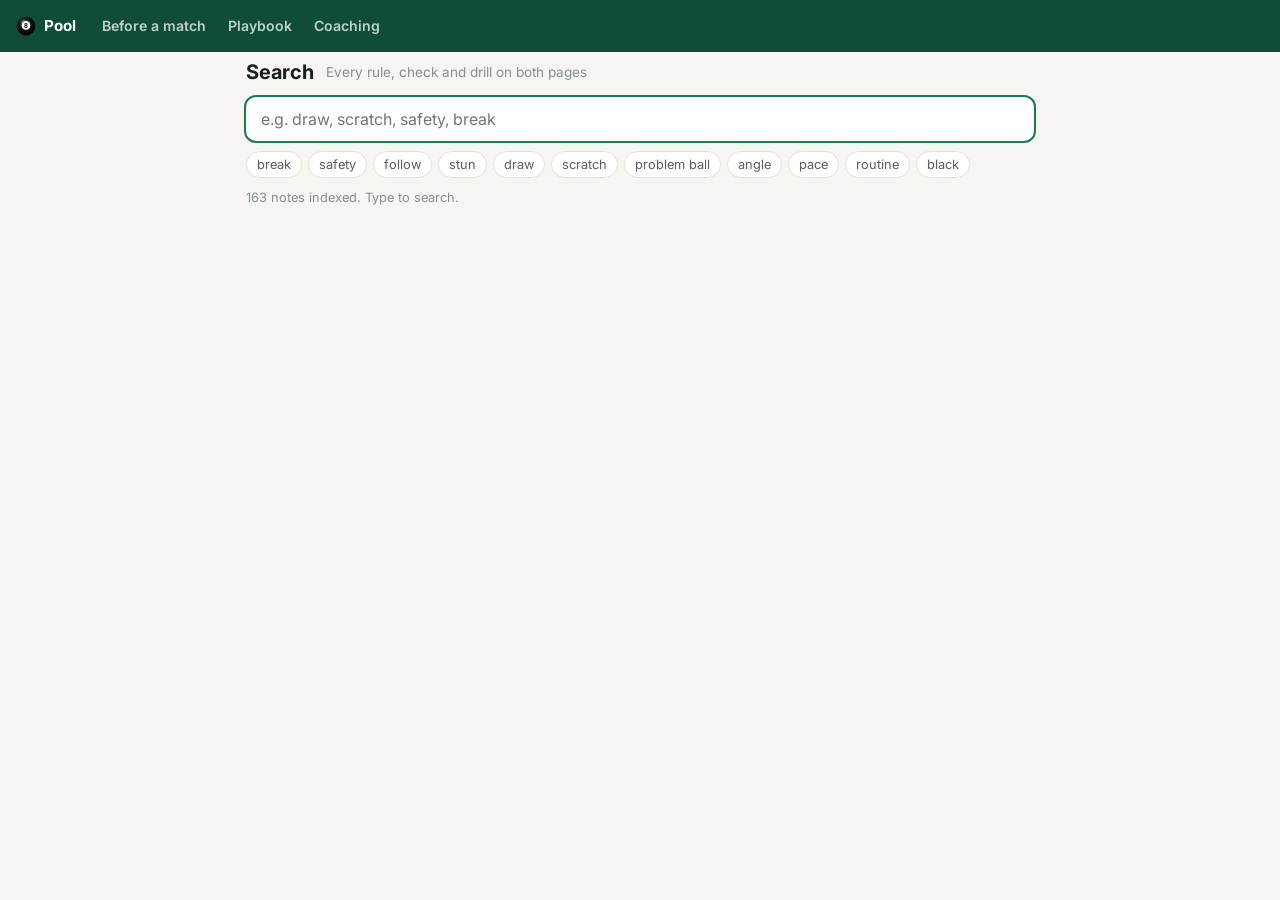
<file: search.html>
<!doctype html>
<html lang="en-AU">
<head>
<meta charset="utf-8">
<meta name="viewport" content="width=device-width, initial-scale=1, viewport-fit=cover">
<title>Search Pool Notes</title>
<meta name="description" content="Search every rule, check and drill across Coaching and Playbook.">
<link rel="icon" type="image/svg+xml" href="favicon.svg">
<link rel="preconnect" href="https://fonts.googleapis.com">
<link rel="preconnect" href="https://fonts.gstatic.com" crossorigin>
<link href="https://fonts.googleapis.com/css2?family=Inter:wght@400;500;600;700;800&display=swap" rel="stylesheet">
<link rel="stylesheet" href="site.css?v=3">
</head>
<body data-page="search">
<header class="topbar"></header>

<main class="search-layout">
  <div class="pagehead"><h1>Search</h1><span class="meta">Every rule, check and drill on both pages</span></div>
  <div class="search-box"><input id="q" type="search" placeholder="e.g. draw, scratch, safety, break" aria-label="Search" autocomplete="off" autofocus></div>
  <div class="quick" aria-label="Common searches">
    <button type="button">break</button><button type="button">safety</button><button type="button">follow</button>
    <button type="button">stun</button><button type="button">draw</button><button type="button">scratch</button>
    <button type="button">problem ball</button><button type="button">angle</button><button type="button">pace</button>
    <button type="button">routine</button><button type="button">black</button>
  </div>
  <div class="count" id="count" aria-live="polite"></div>
  <ul class="results" id="results"></ul>
</main>

<script src="app.js?v=3"></script>
<script>
(function () {
  const SOURCES = [
    { url: 'index.html', link: './', name: 'Coaching' },
    { url: 'playbook.html', link: 'playbook.html', name: "Playbook" },
  ];
  const ITEMS = '.principle, ol.steps li, ul.checks li, .drill, .takeaway, .panel, .rung, .stage, .sessions li, ol.roadmap li, .quote, table.data tbody tr, .rule-card, p.prose';
  const box = document.getElementById('q'), list = document.getElementById('results'), count = document.getElementById('count');
  let index = [];

  const esc = s => s.replace(/[&<>"]/g, c => ({ '&': '&amp;', '<': '&lt;', '>': '&gt;', '"': '&quot;' }[c]));
  const clean = s => s.replace(/\s+/g, ' ').trim();
  // Join the text of separate elements with spaces, so "3rd" + "Draw" doesn't become "3rdDraw"
  const words = node => {
    const out = [], w = document.createTreeWalker(node, NodeFilter.SHOW_TEXT);
    while (w.nextNode()) out.push(w.currentNode.nodeValue);
    return clean(out.join(' ')).replace(/\s+([.,:;!?)])/g, '$1');
  };

  async function build() {
    count.textContent = 'Loading notes...';
    for (const src of SOURCES) {
      try {
        const html = await (await fetch(src.url, { cache: 'no-cache' })).text();
        const doc = new DOMParser().parseFromString(html, 'text/html');
        doc.querySelectorAll('details.sec').forEach(sec => {
          const secTitle = clean(sec.querySelector('summary h2').textContent);
          sec.querySelectorAll(ITEMS).forEach(el => {
            if (el.parentElement.closest(ITEMS)) return;
            const c = el.cloneNode(true);
            c.querySelectorAll('.new-chip, .tag-chip, .chip, .tag, .k, .rank, .rn, cite, .bar').forEach(n => n.remove());
            const t = c.querySelector('h3, b, .label');
            const title = t ? words(t) : '';
            if (t) t.remove();
            const body = words(c);
            if ((title + body).length < 3) return;
            index.push({ page: src.name, href: `${src.link}#${sec.id}`, section: secTitle, title: title || body.slice(0, 80), body: title ? body : (body.length > 80 ? body : '') });
          });
        });
      } catch (e) { /* page unavailable; skip */ }
    }
    run();
  }

  function mark(s, terms) {
    let out = esc(s);
    terms.forEach(t => { out = out.replace(new RegExp(`(${t.replace(/[.*+?^${}()|[\]\\]/g, '\\$&')})`, 'gi'), '<mark>$1</mark>'); });
    return out;
  }

  function run() {
    const q = box.value.trim().toLowerCase();
    history.replaceState(null, '', q ? `?q=${encodeURIComponent(q)}` : location.pathname);
    if (!q) { list.innerHTML = ''; count.textContent = index.length ? `${index.length} notes indexed. Type to search.` : ''; return; }
    const terms = q.split(/\s+/).filter(Boolean);
    const hits = index.map(it => {
      const T = (it.title + ' ' + it.section).toLowerCase(), B = it.body.toLowerCase();
      if (!terms.every(t => T.includes(t) || B.includes(t))) return null;
      const score = terms.reduce((s, t) => s + (it.title.toLowerCase().includes(t) ? 3 : 0) + (it.section.toLowerCase().includes(t) ? 1 : 0), 0);
      return { it, score };
    }).filter(Boolean).sort((a, b) => b.score - a.score);
    count.textContent = `${hits.length} result${hits.length === 1 ? '' : 's'}`;
    list.innerHTML = hits.slice(0, 80).map(({ it }) =>
      `<li><a href="${it.href}"><div class="where">${esc(it.page)} &rsaquo; ${esc(it.section)}</div>` +
      `<div class="title">${mark(it.title, terms)}</div>` +
      (it.body ? `<div class="snip">${mark(it.body, terms)}</div>` : '') + `</a></li>`).join('');
  }

  box.value = new URLSearchParams(location.search).get('q') || '';
  box.addEventListener('input', run);
  document.querySelectorAll('.quick button').forEach(b => b.addEventListener('click', () => { box.value = b.textContent; run(); box.focus(); }));
  build();
})();
</script>
</body>
</html>
</file>
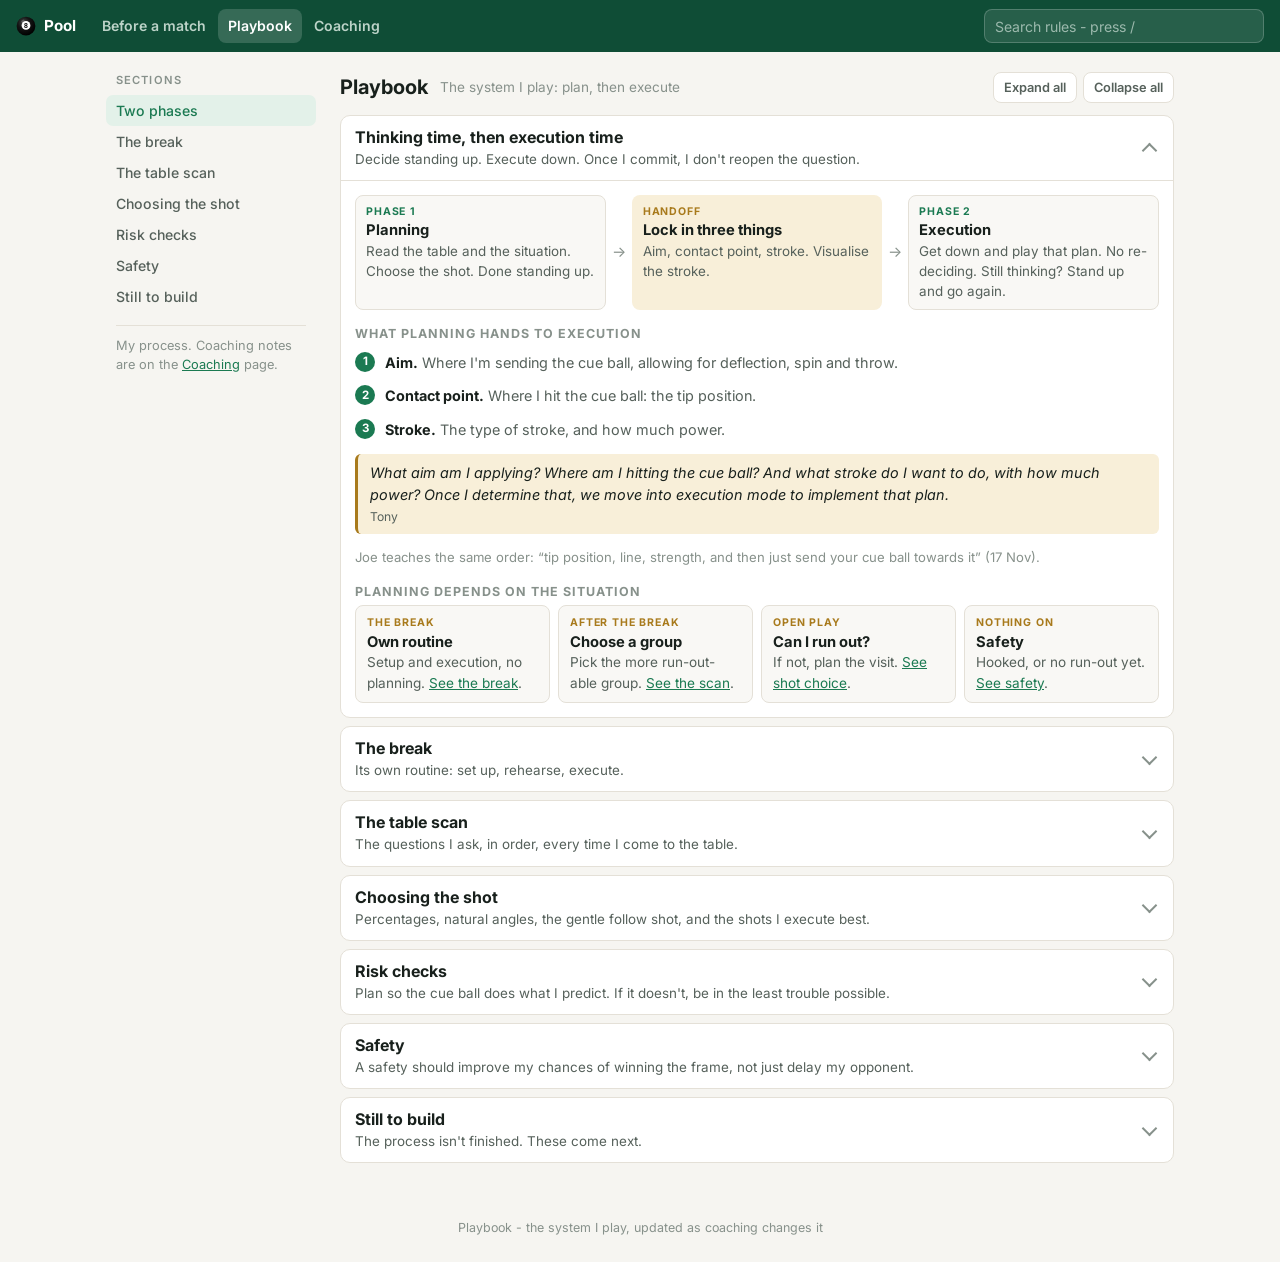
<file: tonys-play.html>
<!doctype html>
<html lang="en-AU">
<head>
<meta charset="utf-8">
<title>Playbook</title>
<meta name="robots" content="noindex">
<link rel="canonical" href="playbook.html">
<meta http-equiv="refresh" content="0; url=playbook.html">
<script>location.replace('playbook.html' + location.hash);</script>
</head>
<body><p>Tony's Play is now the <a href="playbook.html">Playbook</a>.</p></body>
</html>
</file>
<file: site.css>
/* Pool coaching - functional, compact reference layout */
:root {
  --bg: #f6f5f1;
  --surface: #ffffff;
  --surface-2: #f9f8f5;
  --text: #18201c;
  --muted: #56615b;
  --faint: #87918b;
  --line: #e4e0d7;
  --felt: #0f4d36;
  --felt-ink: #e9f5ee;
  --accent: #1b7a52;
  --accent-soft: #e3f1e9;
  --gold: #a87a1c;
  --gold-soft: #f8efd9;
  --blue: #3d7bd9;
  --radius: 10px;
  --top-h: 52px;
}
@media (prefers-color-scheme: dark) {
  :root {
    --bg: #0e1311;
    --surface: #161d1a;
    --surface-2: #121815;
    --text: #e7ece9;
    --muted: #a7b1ab;
    --faint: #78837d;
    --line: #27312c;
    --felt: #0b3a29;
    --felt-ink: #e3f2ea;
    --accent: #5cc694;
    --accent-soft: #1a2c24;
    --gold: #e0b354;
    --gold-soft: #2c2616;
  }
}
* { box-sizing: border-box; }
html { scroll-padding-top: calc(var(--top-h) + 52px); }
body {
  margin: 0; background: var(--bg); color: var(--text);
  font: 15px/1.5 Inter, -apple-system, BlinkMacSystemFont, "Segoe UI", sans-serif;
  -webkit-font-smoothing: antialiased;
}
a { color: var(--accent); }
h1, h2, h3 { line-height: 1.25; }

/* ---------- Top bar ---------- */
.topbar {
  position: sticky; top: 0; z-index: 30; height: var(--top-h);
  background: var(--felt); color: var(--felt-ink);
  display: flex; align-items: center; gap: 16px; padding: 0 16px;
}
.topbar .brand { font-weight: 700; font-size: .95rem; text-decoration: none; color: #fff; white-space: nowrap; display: flex; align-items: center; gap: 8px; }
.topbar .brand img { width: 20px; height: 20px; }
.topnav { display: flex; gap: 2px; }
.topnav a { color: rgba(233,245,238,.8); text-decoration: none; font-size: .88rem; font-weight: 600; padding: 6px 10px; border-radius: 8px; white-space: nowrap; }
.topnav a:hover { color: #fff; background: rgba(255,255,255,.08); }
.topnav a[aria-current="page"] { color: #fff; background: rgba(255,255,255,.16); }
.topsearch { margin-left: auto; flex: 0 1 280px; }
.topsearch input {
  width: 100%; height: 34px; border-radius: 8px; border: 1px solid rgba(255,255,255,.2);
  background: rgba(255,255,255,.1); color: #fff; padding: 0 10px; font: inherit; font-size: .88rem;
}
.topsearch input::placeholder { color: rgba(233,245,238,.6); }
@media (max-width: 900px) {
  .topnav { display: none; }
  .topsearch { flex: 1 1 auto; max-width: none; }
}

/* ---------- Bottom tab bar (phone) ---------- */
.tabbar { display: none; }
@media (max-width: 900px) {
  body { padding-bottom: calc(60px + env(safe-area-inset-bottom)); }
  .tabbar {
    display: grid; grid-template-columns: repeat(4, 1fr);
    position: fixed; left: 0; right: 0; bottom: 0; z-index: 30;
    background: var(--surface); border-top: 1px solid var(--line);
    padding-bottom: env(safe-area-inset-bottom);
  }
  .tabbar a {
    display: flex; flex-direction: column; align-items: center; justify-content: center; gap: 2px;
    height: 58px; text-decoration: none; color: var(--faint); font-size: .7rem; font-weight: 600;
  }
  .tabbar svg { width: 22px; height: 22px; }
  .tabbar a[aria-current="page"] { color: var(--accent); }
}

/* ---------- Layout ---------- */
.layout {
  max-width: 1100px; margin: 0 auto; padding: 16px 16px 48px;
  display: grid; grid-template-columns: 210px minmax(0, 1fr); gap: 24px;
}
@media (max-width: 900px) { .layout { grid-template-columns: minmax(0, 1fr); gap: 0; padding-top: 0; } }
.content { min-width: 0; }

.pagehead { display: flex; align-items: center; flex-wrap: wrap; gap: 6px 12px; margin: 4px 0 12px; }
.pagehead h1 { font-size: 1.25rem; margin: 0; }
.pagehead .meta { color: var(--faint); font-size: .85rem; }
.pagehead .tools { margin-left: auto; display: flex; gap: 6px; }
button.tool {
  font: inherit; font-size: .8rem; font-weight: 600; color: var(--muted); cursor: pointer;
  background: var(--surface); border: 1px solid var(--line); border-radius: 8px; padding: 5px 10px;
}
button.tool:hover { color: var(--accent); border-color: var(--accent); }
@media (max-width: 900px) { .pagehead { margin-top: 12px; } }

/* ---------- Section index: sidebar (desktop) / chip row (phone) ---------- */
.toc { position: sticky; top: calc(var(--top-h) + 16px); align-self: start; font-size: .88rem; }
.toc .label { font-size: .7rem; letter-spacing: .1em; text-transform: uppercase; color: var(--faint); font-weight: 600; margin: 4px 10px 6px; }
.toc ol { list-style: none; margin: 0; padding: 0; }
.toc li a { display: block; padding: 5px 10px; border-radius: 7px; text-decoration: none; color: var(--muted); font-weight: 500; }
.toc li a:hover, .toc li a.active { background: var(--accent-soft); color: var(--accent); }
.toc .aside { margin: 12px 10px 0; padding-top: 10px; border-top: 1px solid var(--line); font-size: .8rem; color: var(--faint); }
@media (max-width: 900px) {
  .toc {
    top: var(--top-h); z-index: 20; margin: 0 -16px; padding: 8px 16px;
    background: var(--bg); border-bottom: 1px solid var(--line);
  }
  .toc .label, .toc .aside { display: none; }
  .toc ol { display: flex; gap: 6px; overflow-x: auto; scrollbar-width: none; }
  .toc ol::-webkit-scrollbar { display: none; }
  .toc li a { white-space: nowrap; padding: 4px 10px; font-size: .82rem; background: var(--surface); border: 1px solid var(--line); border-radius: 999px; }
}

/* ---------- Collapsible sections ---------- */
details.sec { background: var(--surface); border: 1px solid var(--line); border-radius: var(--radius); margin-bottom: 8px; }
details.sec > summary {
  list-style: none; cursor: pointer; display: grid; grid-template-columns: minmax(0, 1fr) auto; gap: 2px 10px;
  align-items: center; padding: 11px 14px;
}
details.sec > summary::-webkit-details-marker { display: none; }
details.sec > summary::after {
  content: ""; grid-row: 1 / span 2; grid-column: 2; width: 9px; height: 9px;
  border-right: 2px solid var(--faint); border-bottom: 2px solid var(--faint); transform: rotate(45deg); margin: -4px 4px 0;
  transition: transform .15s;
}
details.sec[open] > summary::after { transform: rotate(-135deg); margin-top: 4px; }
details.sec > summary h2 { font-size: 1rem; margin: 0; font-weight: 700; }
details.sec > summary .sum { grid-column: 1; color: var(--muted); font-size: .84rem; }
details.sec > summary:hover h2 { color: var(--accent); }
.sec-body { padding: 4px 14px 14px; border-top: 1px solid var(--line); }
.sec-body > :first-child { margin-top: 10px; }

h3.sub { font-size: .78rem; letter-spacing: .08em; text-transform: uppercase; color: var(--faint); margin: 16px 0 6px; font-weight: 700; }
.prose { margin: 0 0 10px; }
.note { font-size: .82rem; color: var(--faint); margin: 8px 0; }

/* ---------- Rules: bold line + short detail ---------- */
.principles { display: grid; }
.principle { padding: 7px 0; border-top: 1px solid var(--line); }
.principle:first-child { border-top: 0; padding-top: 2px; }
.principle h3 { margin: 0; font-size: .93rem; font-weight: 700; }
.principle p { margin: 1px 0 0; color: var(--muted); font-size: .88rem; }

/* Tags */
.new-chip, .tag-chip { display: inline-block; font-size: .66rem; font-weight: 700; padding: 0 6px; border-radius: 999px; margin-left: 4px; vertical-align: 1px; }
.new-chip { background: var(--gold-soft); color: var(--gold); }
.tag-chip { background: var(--accent-soft); color: var(--accent); }

/* Quote */
.quote { margin: 10px 0 0; padding: 8px 12px; border-left: 3px solid var(--gold); background: var(--gold-soft); border-radius: 6px; font-size: .9rem; font-style: italic; }
.quote cite { display: block; font-style: normal; font-size: .76rem; color: var(--muted); margin-top: 2px; }

/* Numbered steps */
ol.steps { list-style: none; padding: 0; margin: 0; counter-reset: st; display: grid; gap: 4px; }
ol.steps li { counter-increment: st; position: relative; padding: 4px 0 4px 30px; color: var(--muted); font-size: .9rem; }
ol.steps li::before {
  content: counter(st); position: absolute; left: 0; top: 4px; width: 20px; height: 20px; border-radius: 50%;
  background: var(--accent); color: #fff; font-weight: 700; font-size: .72rem; display: grid; place-items: center;
}
ol.steps b { color: var(--text); }

/* Checklists */
ul.checks { list-style: none; padding: 0; margin: 0; display: grid; gap: 4px; }
ul.checks li { position: relative; padding: 4px 0 4px 26px; color: var(--muted); font-size: .9rem; }
ul.checks li::before { content: ""; position: absolute; left: 2px; top: 8px; width: 12px; height: 12px; border-radius: 3px; border: 2px solid var(--accent); }
ul.checks b { color: var(--text); }
ul.checks li.blind { background: var(--gold-soft); border-radius: 6px; padding-right: 8px; }
ul.checks li.blind::before { border-color: var(--gold); }

/* Cards in a grid */
.takeaways, .drills { display: grid; grid-template-columns: repeat(auto-fit, minmax(min(150px, 100%), 1fr)); gap: 8px; }
.takeaway, .drill, .panel { background: var(--surface-2); border: 1px solid var(--line); border-radius: 8px; padding: 9px 11px; }
.takeaway .k, .panel .label { font-size: .66rem; font-weight: 700; letter-spacing: .08em; text-transform: uppercase; color: var(--gold); }
.panel.do .label { color: var(--accent); }
.takeaway h3, .drill h3 { margin: 2px 0 1px; font-size: .92rem; }
.takeaway p, .drill p, .panel p { margin: 0; color: var(--muted); font-size: .85rem; }
.drill .tag { display: inline-block; font-size: .66rem; font-weight: 600; padding: 0 7px; border-radius: 999px; background: var(--accent-soft); color: var(--accent); }
.split { display: grid; grid-template-columns: 1fr 1fr; gap: 8px; margin: 0 0 10px; }
@media (max-width: 640px) { .split { grid-template-columns: 1fr; } }

/* Three-way ladder */
.ladder { display: grid; grid-template-columns: repeat(3, 1fr); gap: 6px; margin-bottom: 10px; }
.rung { border: 1px solid var(--line); border-radius: 8px; padding: 8px; text-align: center; background: var(--surface-2); }
.rung .rank { font-size: .66rem; font-weight: 700; letter-spacing: .08em; text-transform: uppercase; color: var(--faint); }
.rung b { display: block; font-size: .92rem; margin: 1px 0; }
.rung span { font-size: .78rem; color: var(--muted); }
.rung.first { background: var(--accent-soft); border-color: transparent; }
.rung.first .rank, .rung.first b { color: var(--accent); }
.bar { height: 4px; border-radius: 2px; background: var(--line); margin-top: 6px; overflow: hidden; }
.bar i { display: block; height: 100%; background: var(--accent); }

/* Phase flow */
.flow { display: grid; grid-template-columns: 1fr auto 1fr auto 1fr; gap: 6px; align-items: stretch; margin-bottom: 8px; }
.flow .stage { border: 1px solid var(--line); border-radius: 8px; padding: 8px 10px; background: var(--surface-2); }
.flow .stage.hand { background: var(--gold-soft); border-color: transparent; }
.flow .stage .k { font-size: .66rem; font-weight: 700; letter-spacing: .08em; text-transform: uppercase; color: var(--accent); }
.flow .stage.hand .k { color: var(--gold); }
.flow .stage h3 { margin: 1px 0; font-size: .92rem; }
.flow .stage p { margin: 0; color: var(--muted); font-size: .84rem; }
.flow .arrow { display: grid; place-items: center; color: var(--faint); }
@media (max-width: 700px) { .flow { grid-template-columns: 1fr; } .flow .arrow { display: none; } }

/* Rule card */
.rule-card { display: grid; grid-template-columns: auto minmax(0, 1fr); gap: 12px; align-items: center; background: var(--felt); color: var(--felt-ink); border-radius: 8px; padding: 10px 14px; margin: 4px 0 8px; }
.rule-card .rule-num { font-size: 1.7rem; font-weight: 800; color: #e0b354; line-height: 1; }
.rule-card h3 { margin: 0; font-size: .9rem; color: #fff; }
.rule-card p { margin: 0; font-size: .88rem; color: rgba(233,245,238,.9); }
.rule-card strong { color: #fff; }

/* Angle cards */
.angles { display: grid; grid-template-columns: repeat(auto-fit, minmax(min(110px, 100%), 1fr)); gap: 6px; margin-bottom: 6px; }
.angle { border: 1px solid var(--line); border-radius: 8px; padding: 8px; text-align: center; background: var(--surface-2); }
.angle svg { width: 100%; max-width: 90px; height: auto; display: block; margin: 0 auto 4px; }
.angle b { display: block; font-size: .85rem; }
.angle span { font-size: .78rem; color: var(--muted); }
.ob { fill: var(--gold); }
.cb { fill: none; stroke: var(--text); stroke-width: 2; stroke-dasharray: 4 3; }

/* Chart + diagram */
figure { margin: 0; }
.chart { border: 1px solid var(--line); border-radius: 8px; background: var(--surface-2); padding: 10px; margin: 6px 0 10px; }
.chart svg { width: 100%; max-width: 560px; height: auto; display: block; margin: 0 auto; }
.chart figcaption { font-size: .78rem; color: var(--faint); text-align: center; margin-top: 4px; }
.chart .band { fill: var(--accent-soft); }
.chart .grid line { stroke: var(--line); stroke-width: 1; }
.chart .grid .thirty { stroke: var(--gold); stroke-dasharray: 5 4; stroke-width: 1.5; }
.chart .axis line { stroke: var(--faint); stroke-width: 1.5; }
.chart text { font-family: Inter, sans-serif; fill: var(--muted); font-size: 12px; }
.chart .ticks text { text-anchor: end; }
.chart .xticks text, .chart .axis-title, .chart .band-label, .chart .pt-labels text { text-anchor: middle; }
.chart .strong { fill: var(--text); font-weight: 700; }
.chart .axis-title, .chart .y-title { font-weight: 600; fill: var(--text); }
.chart .y-title { text-anchor: middle; }
.chart .band-label { fill: var(--accent); font-weight: 600; }
.chart .curve { fill: none; stroke: var(--text); stroke-width: 3; stroke-linejoin: round; }
.chart .pts circle { fill: var(--gold); stroke: var(--surface-2); stroke-width: 2; }
.chart .pt-labels text { fill: var(--text); font-weight: 700; }
.diagram { border: 1px solid var(--line); border-radius: 8px; background: var(--surface-2); padding: 8px; display: grid; place-items: center; }
.diagram svg { width: 100%; max-width: 280px; height: auto; }
.diagram .aim { stroke: var(--faint); stroke-width: 1.5; stroke-dasharray: 4 4; }
.diagram .ob-path { stroke: var(--gold); stroke-width: 2.5; stroke-dasharray: 6 4; }
.diagram .tangent { stroke: var(--blue); stroke-width: 2.5; }
.diagram .roll { fill: none; stroke: var(--accent); stroke-width: 3; }
.diagram .ghost { fill: none; stroke: var(--text); stroke-width: 1.5; stroke-dasharray: 3 3; }
.diagram .obj { fill: var(--gold); }
.diagram .cue { fill: #fff; stroke: var(--text); stroke-width: 1.5; }
.diagram .lbl { font-family: Inter, sans-serif; font-size: 12px; font-weight: 600; fill: var(--text); }
.diagram .lbl.muted { fill: var(--faint); font-weight: 500; }
.diagram .obc { fill: var(--gold); text-anchor: end; }
.diagram .tc { fill: var(--blue); }
.diagram .rc { fill: var(--accent); }

/* Data table */
.table-wrap { overflow-x: auto; margin: 0 0 6px; }
table.data { width: 100%; border-collapse: collapse; font-size: .85rem; min-width: 440px; }
table.data th { text-align: left; font-size: .7rem; letter-spacing: .05em; text-transform: uppercase; color: var(--faint); font-weight: 600; padding: 5px 8px; border-bottom: 1px solid var(--line); }
table.data td { padding: 5px 8px; border-bottom: 1px solid var(--line); font-variant-numeric: tabular-nums; }
table.data td:last-child { color: var(--muted); font-style: italic; }
table.data tr.hl td { background: var(--accent-soft); font-weight: 600; }

/* Roadmap */
.legend { display: flex; flex-wrap: wrap; gap: 6px; margin-bottom: 8px; }
.chip { display: inline-block; font-size: .66rem; font-weight: 600; padding: 1px 8px; border-radius: 999px; white-space: nowrap; }
.chip.covered { background: var(--accent); color: #fff; }
.chip.touched { background: var(--gold-soft); color: var(--gold); }
.chip.ahead { background: var(--surface-2); color: var(--faint); border: 1px solid var(--line); }
ol.roadmap { list-style: none; padding: 0; margin: 0; display: grid; }
ol.roadmap li { display: grid; grid-template-columns: 24px minmax(0, 1fr) auto; gap: 10px; align-items: center; padding: 6px 0; border-top: 1px solid var(--line); }
ol.roadmap li:first-child { border-top: 0; }
ol.roadmap .rn { width: 22px; height: 22px; border-radius: 50%; display: grid; place-items: center; font-weight: 700; font-size: .72rem; background: var(--surface-2); border: 1px solid var(--line); color: var(--muted); }
ol.roadmap li.covered .rn { background: var(--accent); color: #fff; border-color: var(--accent); }
ol.roadmap li.touched .rn { background: var(--gold-soft); color: var(--gold); border-color: transparent; }
ol.roadmap h3 { margin: 0; font-size: .9rem; }
ol.roadmap p { margin: 0; color: var(--muted); font-size: .82rem; }

/* Session log */
.sessions { list-style: none; margin: 0; padding: 0; }
.sessions li { display: grid; grid-template-columns: 92px minmax(0, 1fr); gap: 10px; padding: 7px 0; border-top: 1px solid var(--line); }
.sessions li:first-child { border-top: 0; }
.sessions time { font-size: .82rem; font-weight: 700; color: var(--accent); }
.sessions h3 { margin: 0; font-size: .92rem; }
.sessions p { margin: 1px 0 0; color: var(--muted); font-size: .86rem; }

/* ---------- Before a match ---------- */
.card { background: var(--surface); border: 1px solid var(--line); border-radius: var(--radius); padding: 10px 14px 12px; margin-bottom: 8px; }
.card h2 { font-size: .78rem; letter-spacing: .08em; text-transform: uppercase; color: var(--accent); margin: 0 0 6px; }
.card h2 a { float: right; font-size: .72rem; letter-spacing: 0; text-transform: none; font-weight: 600; }
.match-grid { display: grid; grid-template-columns: 1fr 1fr; gap: 0 8px; align-items: start; }
.match-grid > .col { display: grid; gap: 8px; }
.match-grid .card { margin: 0; }
@media (max-width: 760px) { .match-grid { grid-template-columns: 1fr; gap: 8px; } }
.match-layout { max-width: 980px; margin: 0 auto; padding: 4px 16px 48px; }

/* ---------- Search ---------- */
.search-layout { max-width: 820px; margin: 0 auto; padding: 4px 16px 48px; }
.search-box input {
  width: 100%; height: 44px; border-radius: 10px; border: 1px solid var(--line); background: var(--surface);
  color: var(--text); padding: 0 14px; font: inherit; font-size: 1rem;
}
.search-box input:focus { outline: 2px solid var(--accent); outline-offset: 0; border-color: transparent; }
.quick { display: flex; flex-wrap: wrap; gap: 6px; margin: 10px 0; }
.quick button { font: inherit; font-size: .8rem; color: var(--muted); background: var(--surface); border: 1px solid var(--line); border-radius: 999px; padding: 3px 10px; cursor: pointer; }
.quick button:hover { color: var(--accent); border-color: var(--accent); }
.results { list-style: none; padding: 0; margin: 8px 0 0; }
.results li { border-top: 1px solid var(--line); }
.results a { display: block; padding: 8px 2px; text-decoration: none; color: var(--text); }
.results a:hover { background: var(--surface); }
.results .where { font-size: .72rem; color: var(--faint); font-weight: 600; letter-spacing: .03em; }
.results .title { font-weight: 700; font-size: .93rem; }
.results .snip { color: var(--muted); font-size: .86rem; }
.results mark { background: var(--gold-soft); color: inherit; border-radius: 2px; }
.count { font-size: .8rem; color: var(--faint); margin-top: 8px; }

footer { text-align: center; color: var(--faint); font-size: .78rem; padding: 0 16px 24px; }
@media print { .topbar, .tabbar, .toc, .tools { display: none !important; } details.sec > .sec-body { display: block; } }
</file>
